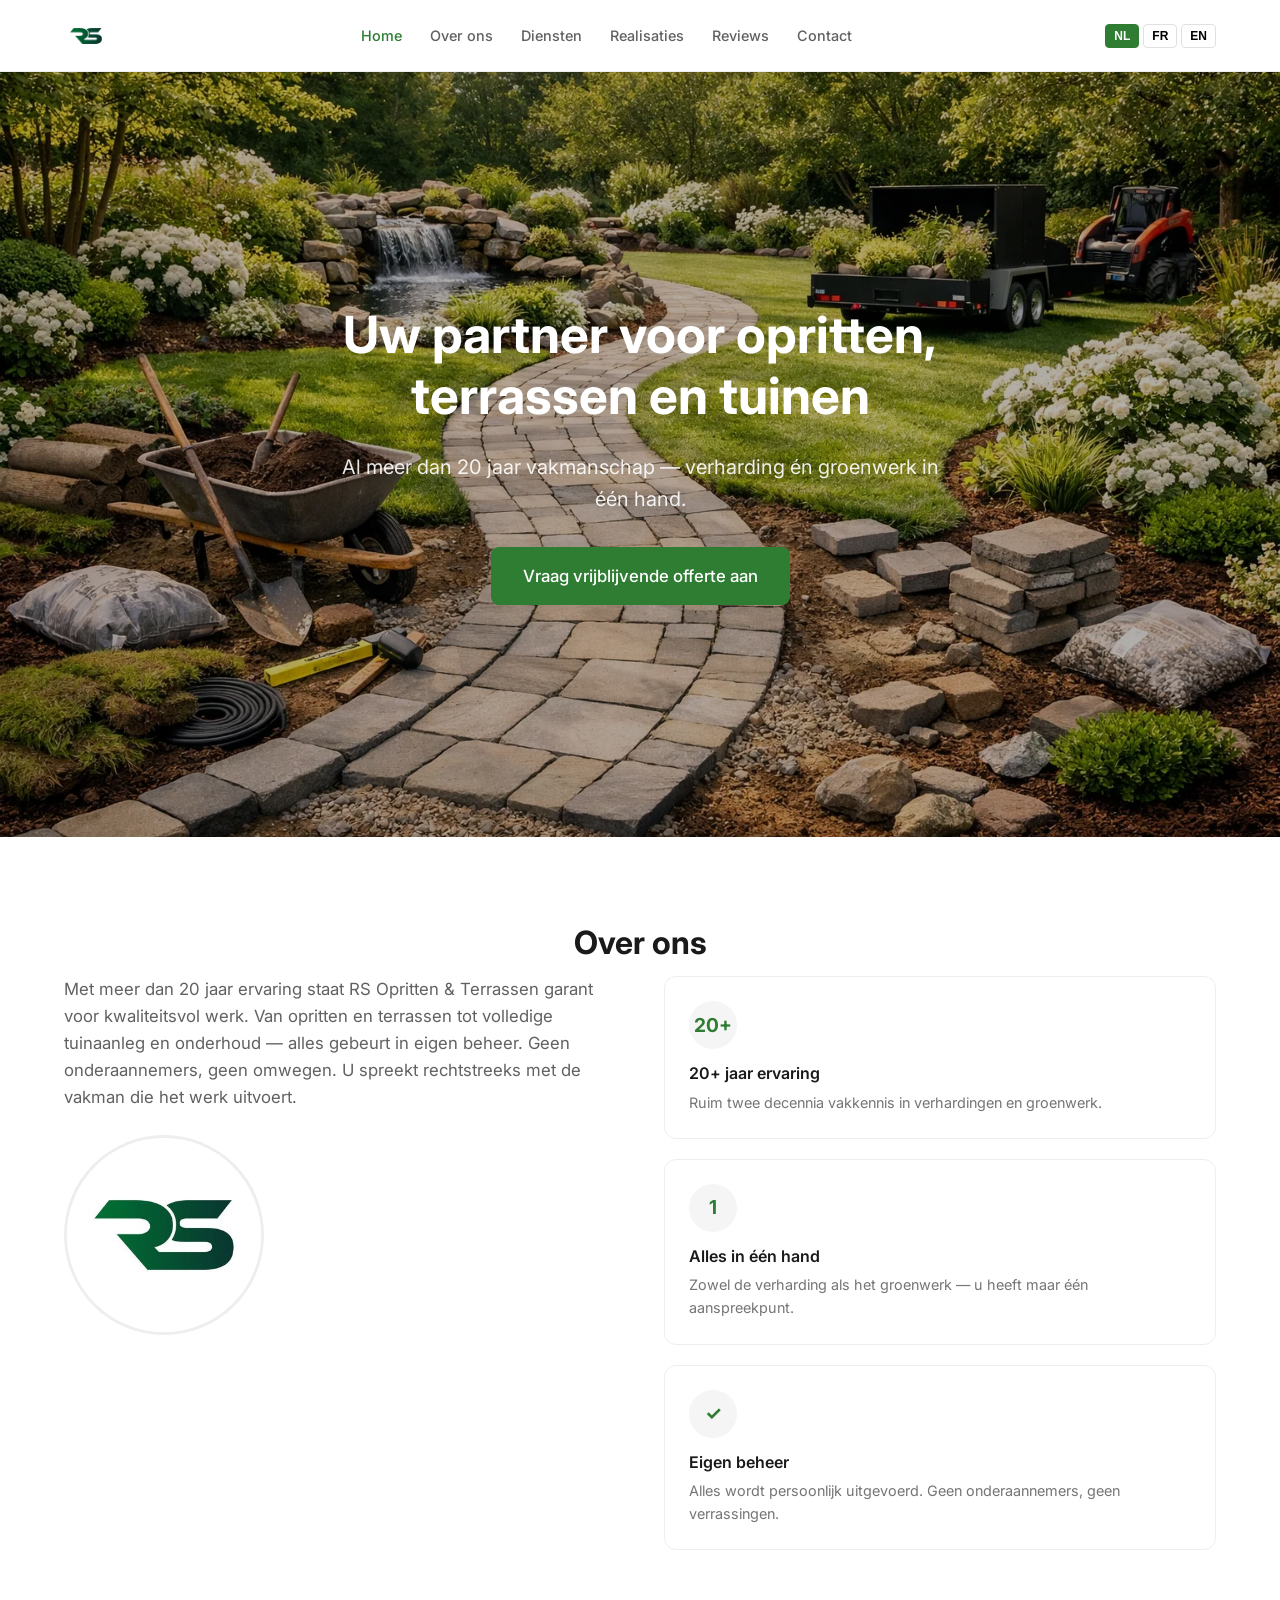
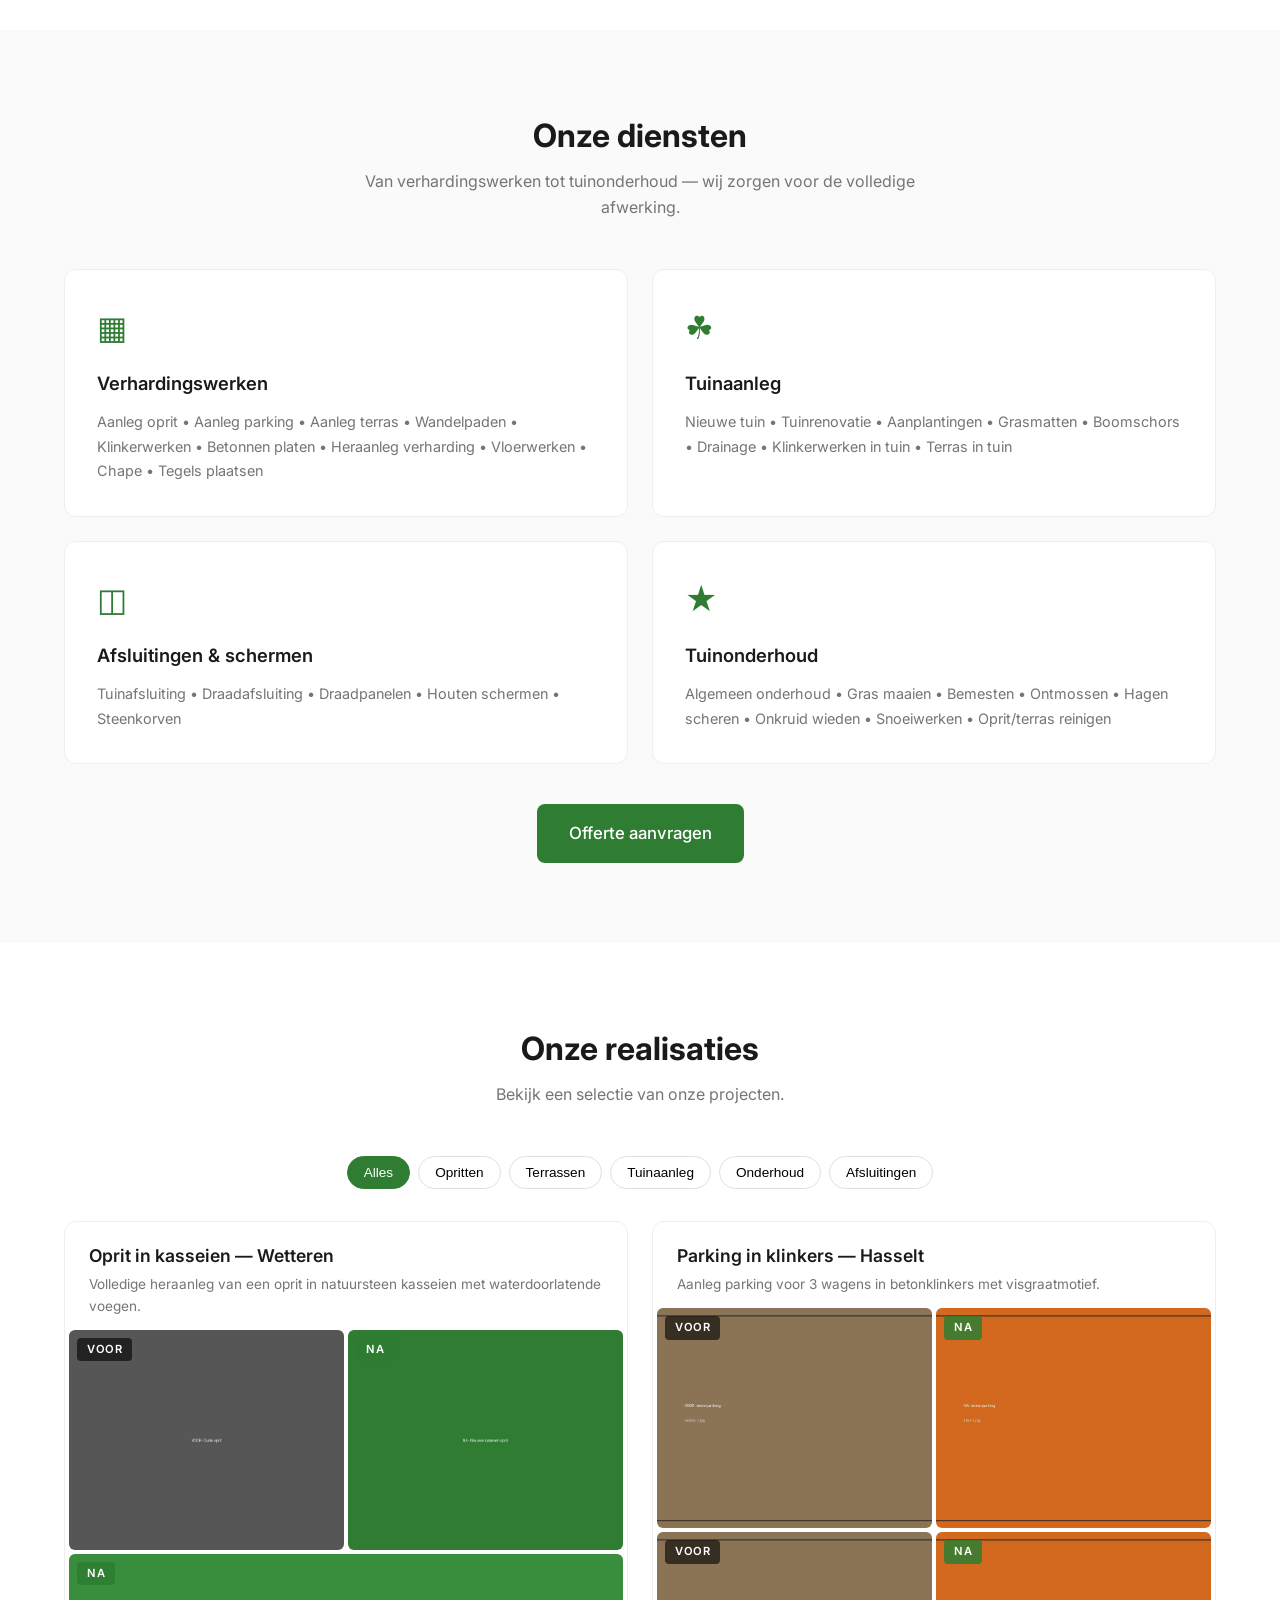
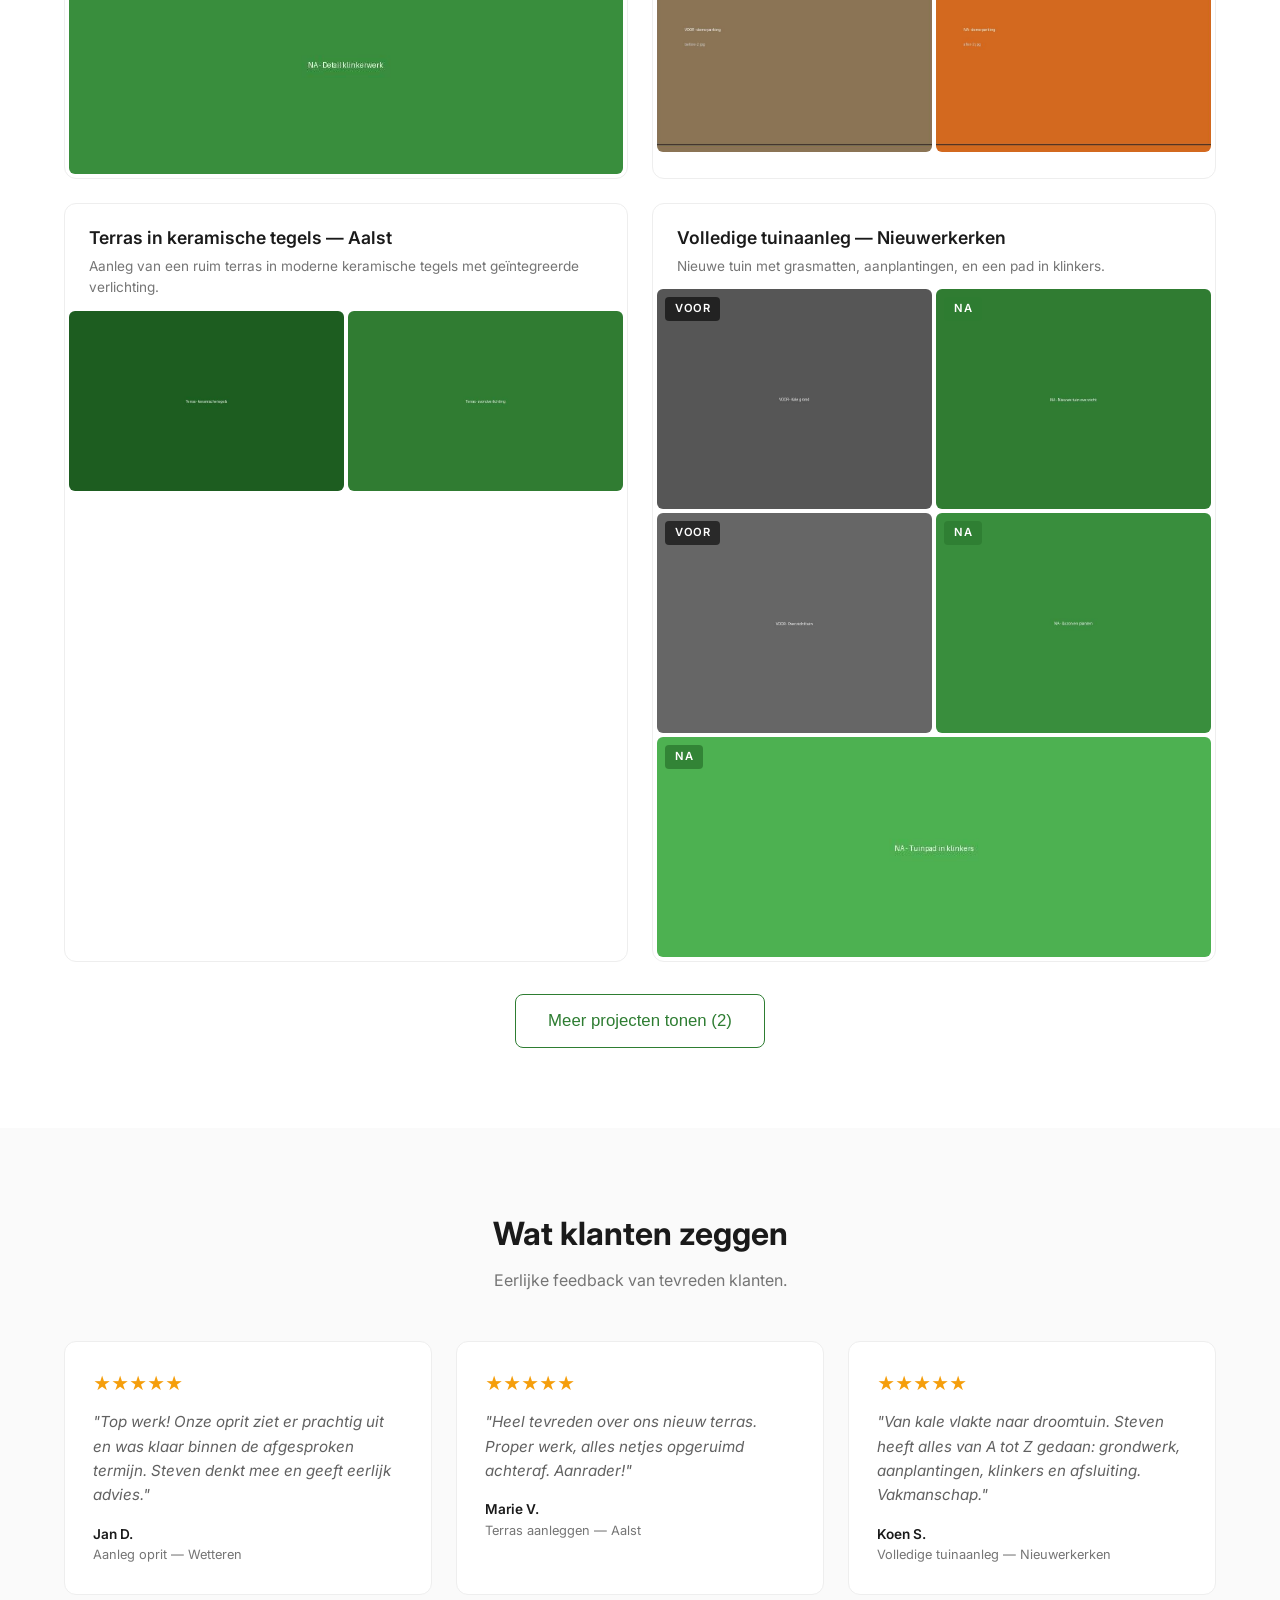
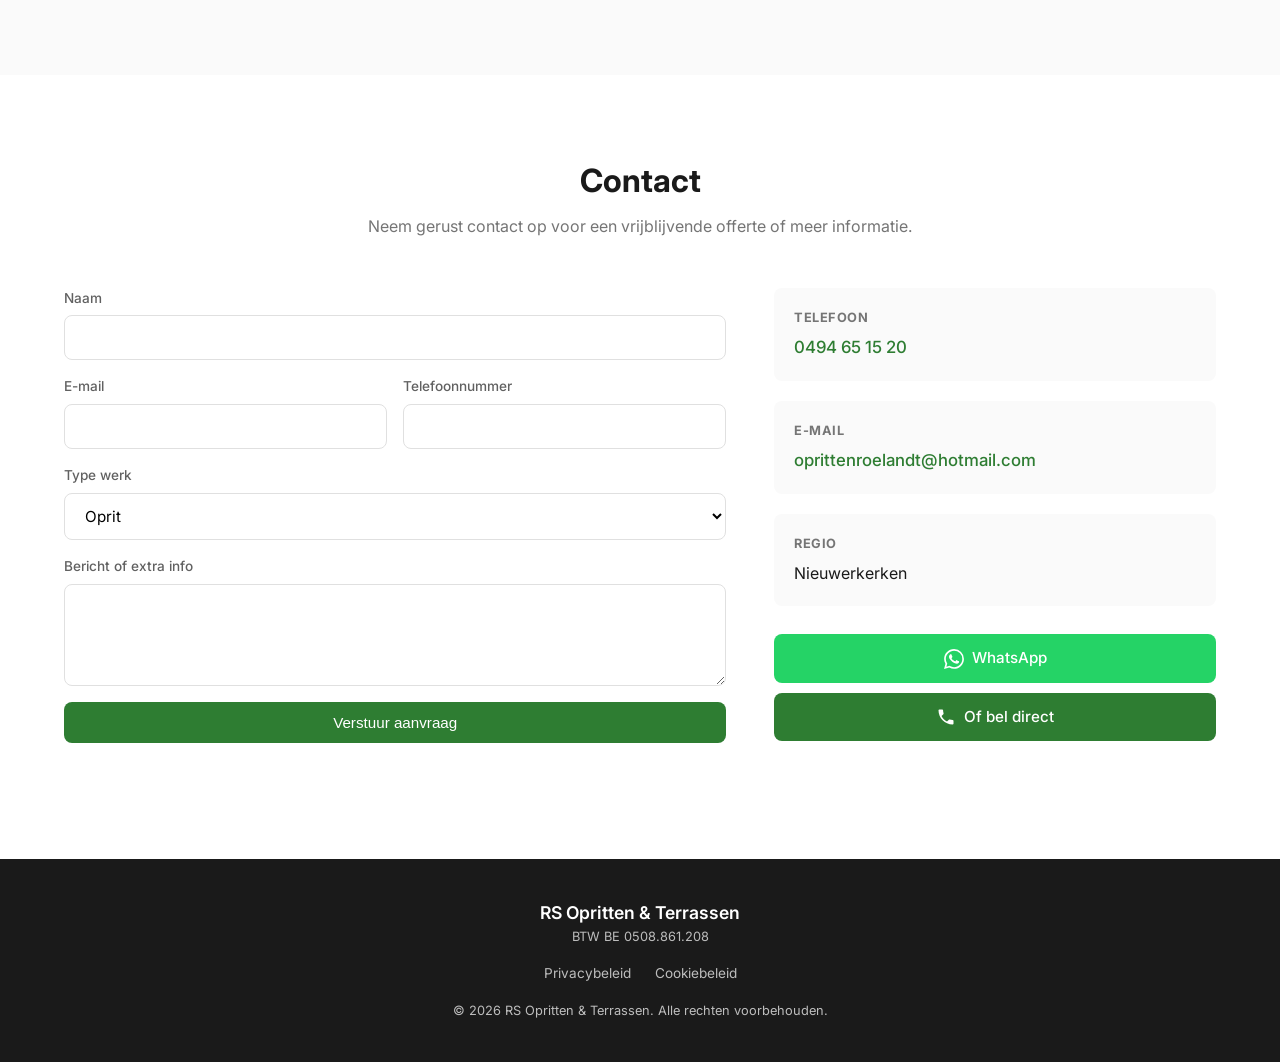
<file: index.html>
<!DOCTYPE html>
<html lang="nl" class="no-js">
<head>
  <meta charset="UTF-8">
  <meta name="viewport" content="width=device-width, initial-scale=1.0">
  <title>RS Opritten & Terrassen — Opritten, terrassen en tuinaanleg</title>
  <meta name="description" content="Al meer dan 20 jaar uw partner voor opritten, terrassen en tuinaanleg. Verharding én groenwerk — alles in één hand. Vraag een vrijblijvende offerte aan.">
  <meta name="robots" content="index, follow">
  <link rel="canonical" href="https://www.rsoprittenenterrassen.be/">
  <meta property="og:title" content="RS Opritten & Terrassen">
  <meta property="og:description" content="Al meer dan 20 jaar uw partner voor opritten, terrassen en tuinaanleg.">
  <meta property="og:type" content="website">
  <meta property="og:url" content="https://www.rsoprittenenterrassen.be/">
  <link rel="stylesheet" href="css/style.css">
  <link rel="preconnect" href="https://fonts.googleapis.com">
  <link rel="preconnect" href="https://fonts.gstatic.com" crossorigin>
  <link href="https://fonts.googleapis.com/css2?family=Inter:wght@400;500;600;700&display=swap" rel="stylesheet">
</head>
<body>

  <!-- Navigation -->
  <header class="site-header" id="header">
    <div class="container header-inner">
      <a href="#home" class="logo">
        <img src="img/logo.webp" alt="RS Opritten & Terrassen" class="logo-img" onerror="this.src='img/logo.jpeg'">
      </a>
      <nav class="main-nav" id="main-nav">
        <a href="#home" data-i18n="nav.home">Home</a>
        <a href="#about" data-i18n="nav.about">Over ons</a>
        <a href="#services" data-i18n="nav.services">Diensten</a>
        <a href="#gallery" data-i18n="nav.gallery">Realisaties</a>
        <a href="#reviews" data-i18n="nav.reviews">Reviews</a>
        <a href="#contact" data-i18n="nav.contact">Contact</a>
      </nav>
      <div class="header-actions">
        <div class="lang-switcher">
          <button class="lang-btn active" data-lang="nl">NL</button>
          <button class="lang-btn" data-lang="fr">FR</button>
          <button class="lang-btn" data-lang="en">EN</button>
        </div>
        <button class="menu-toggle" id="menu-toggle" aria-label="Menu openen">
          <span></span><span></span><span></span>
        </button>
      </div>
    </div>
  </header>

  <!-- Hero -->
  <section class="hero" id="home">
    <div class="hero-overlay"></div>
    <div class="container hero-content">
      <h1 data-i18n="hero.title">Uw partner voor opritten, terrassen en tuinen</h1>
      <p class="hero-subtitle" data-i18n="hero.subtitle">Al meer dan 20 jaar vakmanschap — verharding én groenwerk in één hand.</p>
      <a href="#contact" class="btn btn-primary btn-lg" data-i18n="hero.cta">Vraag vrijblijvende offerte aan</a>
    </div>
  </section>

  <!-- About -->
  <section class="section" id="about">
    <div class="container">
      <h2 class="section-title" data-i18n="about.title">Over ons</h2>
      <div class="about-grid">
        <div class="about-text">
          <p data-i18n="about.text">Met meer dan 20 jaar ervaring staat RS Opritten & Terrassen garant voor kwaliteitsvol werk. Van opritten en terrassen tot volledige tuinaanleg en onderhoud — alles gebeurt in eigen beheer. Geen onderaannemers, geen omwegen. U spreekt rechtstreeks met de vakman die het werk uitvoert.</p>
          <div class="about-photo">
            <img src="img/team/foto-steven.jpeg" alt="Steven Roelandt" class="about-photo-img">
          </div>
        </div>
        <div class="usp-grid">
          <div class="usp-card">
            <div class="usp-icon">20+</div>
            <h3 data-i18n="about.usp1_title">20+ jaar ervaring</h3>
            <p data-i18n="about.usp1_text">Ruim twee decennia vakkennis in verhardingen en groenwerk.</p>
          </div>
          <div class="usp-card">
            <div class="usp-icon">1</div>
            <h3 data-i18n="about.usp2_title">Alles in één hand</h3>
            <p data-i18n="about.usp2_text">Zowel de verharding als het groenwerk — u heeft maar één aanspreekpunt.</p>
          </div>
          <div class="usp-card">
            <div class="usp-icon">&#10003;</div>
            <h3 data-i18n="about.usp3_title">Eigen beheer</h3>
            <p data-i18n="about.usp3_text">Alles wordt persoonlijk uitgevoerd. Geen onderaannemers, geen verrassingen.</p>
          </div>
        </div>
      </div>
    </div>
  </section>

  <!-- Services -->
  <section class="section section-alt" id="services">
    <div class="container">
      <h2 class="section-title" data-i18n="services.title">Onze diensten</h2>
      <p class="section-subtitle" data-i18n="services.subtitle">Van verhardingswerken tot tuinonderhoud — wij zorgen voor de volledige afwerking.</p>
      <div class="services-grid">
        <div class="service-card">
          <div class="service-icon">&#9638;</div>
          <h3 data-i18n="services.cat_opritten">Verhardingswerken</h3>
          <p data-i18n="services.cat_opritten_items">Aanleg oprit • Aanleg parking • Aanleg terras • Wandelpaden • Klinkerwerken • Betonnen platen • Heraanleg verharding • Vloerwerken • Chape • Tegels plaatsen</p>
        </div>
        <div class="service-card">
          <div class="service-icon">&#9752;</div>
          <h3 data-i18n="services.cat_tuinaanleg">Tuinaanleg</h3>
          <p data-i18n="services.cat_tuinaanleg_items">Nieuwe tuin • Tuinrenovatie • Aanplantingen • Grasmatten • Boomschors • Drainage • Klinkerwerken in tuin • Terras in tuin</p>
        </div>
        <div class="service-card">
          <div class="service-icon">&#9707;</div>
          <h3 data-i18n="services.cat_afsluitingen">Afsluitingen & schermen</h3>
          <p data-i18n="services.cat_afsluitingen_items">Tuinafsluiting • Draadafsluiting • Draadpanelen • Houten schermen • Steenkorven</p>
        </div>
        <div class="service-card">
          <div class="service-icon">&#9733;</div>
          <h3 data-i18n="services.cat_onderhoud">Tuinonderhoud</h3>
          <p data-i18n="services.cat_onderhoud_items">Algemeen onderhoud • Gras maaien • Bemesten • Ontmossen • Hagen scheren • Onkruid wieden • Snoeiwerken • Oprit/terras reinigen</p>
        </div>
      </div>
      <div class="services-cta">
        <a href="#contact" class="btn btn-primary btn-lg" data-i18n="services.cta">Offerte aanvragen</a>
      </div>
    </div>
  </section>

  <!-- Gallery -->
  <section class="section" id="gallery">
    <div class="container">
      <h2 class="section-title" data-i18n="gallery.title">Onze realisaties</h2>
      <p class="section-subtitle" data-i18n="gallery.subtitle">Bekijk een selectie van onze projecten.</p>
      <div class="gallery-filters" id="gallery-filters"></div>
      <div class="gallery-grid" id="gallery-grid"></div>
    </div>
  </section>

  <!-- Reviews -->
  <section class="section section-alt" id="reviews">
    <div class="container">
      <h2 class="section-title" data-i18n="reviews.title">Wat klanten zeggen</h2>
      <p class="section-subtitle" data-i18n="reviews.subtitle">Eerlijke feedback van tevreden klanten.</p>
      <div class="reviews-grid" id="reviews-grid"></div>
    </div>
  </section>

  <!-- Contact -->
  <section class="section" id="contact">
    <div class="container">
      <h2 class="section-title" data-i18n="contact.title">Contact</h2>
      <p class="section-subtitle" data-i18n="contact.subtitle">Neem gerust contact op voor een vrijblijvende offerte of meer informatie.</p>
      <div class="contact-grid">
        <form class="contact-form" id="contact-form">
          <div class="form-group">
            <label for="form-name" data-i18n="contact.form_name">Naam</label>
            <input type="text" id="form-name" name="name" required>
          </div>
          <div class="form-row">
            <div class="form-group">
              <label for="form-email" data-i18n="contact.form_email">E-mail</label>
              <input type="email" id="form-email" name="email" required>
            </div>
            <div class="form-group">
              <label for="form-phone" data-i18n="contact.form_phone">Telefoonnummer</label>
              <input type="tel" id="form-phone" name="phone">
            </div>
          </div>
          <div class="form-group">
            <label for="form-service" data-i18n="contact.form_service">Type werk</label>
            <select id="form-service" name="service">
              <option value="oprit">Oprit</option>
              <option value="terras">Terras</option>
              <option value="tuinaanleg">Tuinaanleg</option>
              <option value="onderhoud">Tuinonderhoud</option>
              <option value="afsluiting">Afsluiting/scherm</option>
              <option value="andere">Andere</option>
            </select>
          </div>
          <div class="form-group">
            <label for="form-message" data-i18n="contact.form_message">Bericht of extra info</label>
            <textarea id="form-message" name="message" rows="4"></textarea>
          </div>
          <button type="submit" class="btn btn-primary" data-i18n="contact.form_submit">Verstuur aanvraag</button>
          <p class="form-feedback" id="form-feedback"></p>
        </form>
        <div class="contact-info">
          <div class="contact-card">
            <h3 data-i18n="contact.phone_label">Telefoon</h3>
            <a href="tel:+32494651520" class="contact-link">0494 65 15 20</a>
          </div>
          <div class="contact-card">
            <h3 data-i18n="contact.email_label">E-mail</h3>
            <a href="mailto:oprittenroelandt@hotmail.com" class="contact-link">oprittenroelandt@hotmail.com</a>
          </div>
          <div class="contact-card">
            <h3 data-i18n="contact.address_label">Regio</h3>
            <p>Nieuwerkerken</p>
          </div>
          <div class="contact-buttons">
            <a href="https://wa.me/32494651520" class="btn btn-whatsapp" target="_blank" rel="noopener">
              <svg width="20" height="20" viewBox="0 0 24 24" fill="currentColor"><path d="M17.472 14.382c-.297-.149-1.758-.867-2.03-.967-.273-.099-.471-.148-.67.15-.197.297-.767.966-.94 1.164-.173.199-.347.223-.644.075-.297-.15-1.255-.463-2.39-1.475-.883-.788-1.48-1.761-1.653-2.059-.173-.297-.018-.458.13-.606.134-.133.298-.347.446-.52.149-.174.198-.298.298-.497.099-.198.05-.371-.025-.52-.075-.149-.669-1.612-.916-2.207-.242-.579-.487-.5-.669-.51-.173-.008-.371-.01-.57-.01-.198 0-.52.074-.792.372-.272.297-1.04 1.016-1.04 2.479 0 1.462 1.065 2.875 1.213 3.074.149.198 2.096 3.2 5.077 4.487.709.306 1.262.489 1.694.625.712.227 1.36.195 1.871.118.571-.085 1.758-.719 2.006-1.413.248-.694.248-1.289.173-1.413-.074-.124-.272-.198-.57-.347m-5.421 7.403h-.004a9.87 9.87 0 01-5.031-1.378l-.361-.214-3.741.982.998-3.648-.235-.374a9.86 9.86 0 01-1.51-5.26c.001-5.45 4.436-9.884 9.888-9.884 2.64 0 5.122 1.03 6.988 2.898a9.825 9.825 0 012.893 6.994c-.003 5.45-4.437 9.884-9.885 9.884m8.413-18.297A11.815 11.815 0 0012.05 0C5.495 0 .16 5.335.157 11.892c0 2.096.547 4.142 1.588 5.945L.057 24l6.305-1.654a11.882 11.882 0 005.683 1.448h.005c6.554 0 11.89-5.335 11.893-11.893a11.821 11.821 0 00-3.48-8.413z"/></svg>
              <span data-i18n="contact.whatsapp_label">WhatsApp</span>
            </a>
            <a href="tel:+32494651520" class="btn btn-phone">
              <svg width="20" height="20" viewBox="0 0 24 24" fill="currentColor"><path d="M6.62 10.79c1.44 2.83 3.76 5.14 6.59 6.59l2.2-2.2c.27-.27.67-.36 1.02-.24 1.12.37 2.33.57 3.57.57.55 0 1 .45 1 1V20c0 .55-.45 1-1 1-9.39 0-17-7.61-17-17 0-.55.45-1 1-1h3.5c.55 0 1 .45 1 1 0 1.25.2 2.45.57 3.57.11.35.03.74-.25 1.02l-2.2 2.2z"/></svg>
              <span data-i18n="contact.or_call">Of bel direct</span>
            </a>
          </div>
        </div>
      </div>
    </div>
  </section>

  <!-- Footer -->
  <footer class="site-footer">
    <div class="container footer-inner">
      <div class="footer-brand">
        <p class="footer-logo">RS Opritten & Terrassen</p>
        <p class="footer-legal"><span data-i18n="footer.vat">BTW</span> BE 0508.861.208</p>
      </div>
      <div class="footer-links">
        <a href="#" data-i18n="footer.privacy">Privacybeleid</a>
        <a href="#" data-i18n="footer.cookies">Cookiebeleid</a>
      </div>
      <p class="footer-copy">&copy; <span id="current-year"></span> RS Opritten & Terrassen. <span data-i18n="footer.rights">Alle rechten voorbehouden.</span></p>
    </div>
  </footer>

  <!-- Cookie Banner -->
  <div class="cookie-banner" id="cookie-banner" hidden>
    <p data-i18n="cookie.text">Deze website gebruikt enkel noodzakelijke cookies voor het correct functioneren van het contactformulier.</p>
    <button class="btn btn-sm" id="cookie-accept" data-i18n="cookie.accept">Begrepen</button>
  </div>

  <!-- Gallery Lightbox -->
  <div class="lightbox" id="lightbox" hidden>
    <button class="lightbox-close" id="lightbox-close" aria-label="Sluiten">&times;</button>
    <button class="lightbox-prev" id="lightbox-prev" aria-label="Vorige">&#8249;</button>
    <button class="lightbox-next" id="lightbox-next" aria-label="Volgende">&#8250;</button>
    <div class="lightbox-content" id="lightbox-content"></div>
    <div class="lightbox-caption" id="lightbox-caption"></div>
  </div>

  <script src="js/main.js"></script>
</body>
</html>
</file>
<file: css/style.css>
/* === RS Opritten & Terrassen — Stylesheet === */
/* Colors: green (#2e7d32), white (#ffffff), black (#1a1a1a), light theme */

:root {
  --color-primary: #2e7d32;
  --color-primary-dark: #1b5e20;
  --color-primary-light: #4caf50;
  --color-accent: #388e3c;
  --color-white: #ffffff;
  --color-black: #1a1a1a;
  --color-gray-50: #fafafa;
  --color-gray-100: #f5f5f5;
  --color-gray-200: #eeeeee;
  --color-gray-300: #e0e0e0;
  --color-gray-400: #bdbdbd;
  --color-gray-600: #757575;
  --color-gray-700: #616161;
  --color-gray-800: #424242;
  --color-whatsapp: #25d366;
  --font-family: 'Inter', -apple-system, BlinkMacSystemFont, 'Segoe UI', sans-serif;
  --shadow-sm: 0 1px 3px rgba(0,0,0,0.08);
  --shadow-md: 0 4px 12px rgba(0,0,0,0.1);
  --shadow-lg: 0 8px 30px rgba(0,0,0,0.12);
  --radius: 8px;
  --radius-lg: 12px;
  --transition: 0.2s ease;
  --header-height: 72px;
}

/* === Reset === */
*, *::before, *::after { box-sizing: border-box; margin: 0; padding: 0; }
html { scroll-behavior: smooth; scroll-padding-top: var(--header-height); }
body {
  font-family: var(--font-family);
  font-size: 16px;
  line-height: 1.6;
  color: var(--color-black);
  background: var(--color-white);
  -webkit-font-smoothing: antialiased;
}
img { max-width: 100%; height: auto; display: block; }
a { color: var(--color-primary); text-decoration: none; }
a:hover { color: var(--color-primary-dark); }
ul, ol { list-style: none; }

/* === Layout === */
.container {
  max-width: 1200px;
  margin: 0 auto;
  padding: 0 24px;
}
.section {
  padding: 80px 0;
}
.section-alt {
  background: var(--color-gray-50);
}
.section-title {
  font-size: 2rem;
  font-weight: 700;
  text-align: center;
  margin-bottom: 8px;
  color: var(--color-black);
}
.section-subtitle {
  text-align: center;
  color: var(--color-gray-600);
  margin-bottom: 48px;
  max-width: 600px;
  margin-left: auto;
  margin-right: auto;
}

/* === Buttons === */
.btn {
  display: inline-flex;
  align-items: center;
  gap: 8px;
  padding: 12px 24px;
  border-radius: var(--radius);
  font-size: 0.95rem;
  font-weight: 500;
  border: none;
  cursor: pointer;
  transition: all var(--transition);
  text-align: center;
  justify-content: center;
}
.btn-primary {
  background: var(--color-primary);
  color: var(--color-white);
}
.btn-primary:hover {
  background: var(--color-primary-dark);
  color: var(--color-white);
}
.btn-outline {
  background: transparent;
  color: var(--color-primary);
  border: 1.5px solid var(--color-primary);
}
.btn-outline:hover {
  background: var(--color-primary);
  color: var(--color-white);
}
.btn-lg {
  padding: 16px 32px;
  font-size: 1.05rem;
}
.btn-sm {
  padding: 8px 16px;
  font-size: 0.85rem;
}
.btn-whatsapp {
  background: var(--color-whatsapp);
  color: var(--color-white);
}
.btn-whatsapp:hover {
  background: #1da851;
  color: var(--color-white);
}
.btn-phone {
  background: var(--color-primary);
  color: var(--color-white);
}
.btn-phone:hover {
  background: var(--color-primary-dark);
  color: var(--color-white);
}

/* === Header === */
.site-header {
  position: fixed;
  top: 0;
  left: 0;
  right: 0;
  height: var(--header-height);
  background: rgba(255,255,255,0.95);
  backdrop-filter: blur(8px);
  border-bottom: 1px solid var(--color-gray-200);
  z-index: 1000;
  transition: box-shadow var(--transition);
}
.site-header.scrolled {
  box-shadow: var(--shadow-sm);
}
.header-inner {
  display: flex;
  align-items: center;
  justify-content: space-between;
  height: 100%;
}
.logo {
  display: flex;
  align-items: center;
}
.logo-img {
  height: 44px;
  width: auto;
}
.logo:hover { opacity: 0.85; }
.main-nav {
  display: flex;
  gap: 28px;
}
.main-nav a {
  color: var(--color-gray-700);
  font-size: 0.9rem;
  font-weight: 500;
  transition: color var(--transition);
}
.main-nav a:hover,
.main-nav a.active {
  color: var(--color-primary);
}
.header-actions {
  display: flex;
  align-items: center;
  gap: 16px;
}
.lang-switcher {
  display: flex;
  gap: 4px;
}
.lang-btn {
  padding: 4px 8px;
  font-size: 0.75rem;
  font-weight: 600;
  border: 1px solid var(--color-gray-300);
  background: var(--color-white);
  border-radius: 4px;
  cursor: pointer;
  transition: all var(--transition);
}
.lang-btn.active {
  background: var(--color-primary);
  color: var(--color-white);
  border-color: var(--color-primary);
}
.lang-btn:hover:not(.active) {
  border-color: var(--color-primary);
  color: var(--color-primary);
}
.menu-toggle {
  display: none;
  flex-direction: column;
  gap: 5px;
  background: none;
  border: none;
  cursor: pointer;
  padding: 4px;
}
.menu-toggle span {
  display: block;
  width: 24px;
  height: 2px;
  background: var(--color-black);
  transition: all var(--transition);
}

/* === Hero === */
.hero {
  position: relative;
  min-height: 85vh;
  display: flex;
  align-items: center;
  justify-content: center;
  background: linear-gradient(135deg, #1b5e20 0%, #2e7d32 50%, #388e3c 100%);
  background-image: url('../img/hero/hero-bg.webp'), url('../img/hero/hero-bg.jpg');
  background-size: cover;
  background-position: center;
  margin-top: var(--header-height);
  overflow: hidden;
}
.hero-overlay {
  position: absolute;
  inset: 0;
  background: rgba(0,0,0,0.3);
}
.hero-content {
  position: relative;
  text-align: center;
  color: var(--color-white);
  padding: 40px 24px;
}
.hero-content h1 {
  font-size: clamp(2rem, 5vw, 3.2rem);
  font-weight: 700;
  margin-bottom: 24px;
  line-height: 1.2;
  max-width: 700px;
  margin-left: auto;
  margin-right: auto;
}
.hero-subtitle {
  font-size: clamp(1rem, 2.5vw, 1.25rem);
  opacity: 0.9;
  margin-bottom: 32px;
  max-width: 600px;
  margin-left: auto;
  margin-right: auto;
}

/* === About === */
.about-grid {
  display: grid;
  grid-template-columns: 1fr 1fr;
  gap: 48px;
  align-items: start;
}
.about-text p {
  font-size: 1.05rem;
  color: var(--color-gray-700);
  margin-bottom: 24px;
}
.about-photo {
  margin-top: 16px;
}
.about-photo-placeholder {
  width: 200px;
  height: 200px;
  background: var(--color-gray-200);
  border-radius: 50%;
  display: flex;
  align-items: center;
  justify-content: center;
  color: var(--color-gray-600);
  font-size: 0.9rem;
}
.about-photo-img {
  width: 200px;
  height: 200px;
  border-radius: 50%;
  object-fit: cover;
  border: 3px solid var(--color-gray-200);
}
.usp-grid {
  display: flex;
  flex-direction: column;
  gap: 20px;
}
.usp-card {
  background: var(--color-white);
  border: 1px solid var(--color-gray-200);
  border-radius: var(--radius-lg);
  padding: 24px;
  transition: box-shadow var(--transition);
}
.usp-card:hover {
  box-shadow: var(--shadow-md);
}
.usp-icon {
  width: 48px;
  height: 48px;
  background: var(--color-gray-100);
  border-radius: 50%;
  display: flex;
  align-items: center;
  justify-content: center;
  font-size: 1.2rem;
  font-weight: 700;
  color: var(--color-primary);
  margin-bottom: 12px;
}
.usp-card h3 {
  font-size: 1rem;
  font-weight: 600;
  margin-bottom: 4px;
}
.usp-card p {
  font-size: 0.9rem;
  color: var(--color-gray-600);
}

/* === Services === */
.services-grid {
  display: grid;
  grid-template-columns: repeat(2, 1fr);
  gap: 24px;
}
.service-card {
  background: var(--color-white);
  border: 1px solid var(--color-gray-200);
  border-radius: var(--radius-lg);
  padding: 32px;
  transition: all var(--transition);
}
.service-card:hover {
  box-shadow: var(--shadow-md);
  border-color: var(--color-primary);
}
.service-icon {
  font-size: 2rem;
  margin-bottom: 16px;
  color: var(--color-primary);
}
.service-card h3 {
  font-size: 1.15rem;
  font-weight: 600;
  margin-bottom: 12px;
}
.service-card p {
  font-size: 0.9rem;
  color: var(--color-gray-600);
  margin-bottom: 0;
  line-height: 1.7;
}
.services-cta {
  text-align: center;
  margin-top: 40px;
}

/* === Gallery === */
.gallery-filters {
  display: flex;
  justify-content: center;
  flex-wrap: wrap;
  gap: 8px;
  margin-bottom: 32px;
}
.gallery-filter-btn {
  padding: 8px 16px;
  border: 1px solid var(--color-gray-300);
  background: var(--color-white);
  border-radius: 20px;
  font-size: 0.85rem;
  font-weight: 500;
  cursor: pointer;
  transition: all var(--transition);
}
.gallery-filter-btn.active,
.gallery-filter-btn:hover {
  background: var(--color-primary);
  color: var(--color-white);
  border-color: var(--color-primary);
}
.gallery-grid {
  display: grid;
  grid-template-columns: repeat(auto-fill, minmax(420px, 1fr));
  gap: 24px;
}
.gallery-card {
  background: var(--color-white);
  border: 1px solid var(--color-gray-200);
  border-radius: var(--radius-lg);
  overflow: hidden;
  transition: all var(--transition);
}
.gallery-card:hover {
  box-shadow: var(--shadow-md);
}

/* Before-After Side-by-Side */
.project-detail {
  background: var(--color-white);
  border: 1px solid var(--color-gray-200);
  border-radius: var(--radius-lg);
  overflow: hidden;
  transition: all var(--transition);
}
.project-detail-header {
  padding: 20px 24px 12px;
}
.project-detail-header h3 {
  font-size: 1.1rem;
  font-weight: 600;
  margin-bottom: 4px;
}
.project-detail-header p {
  font-size: 0.85rem;
  color: var(--color-gray-600);
}
.compare-pairs {
  display: flex;
  flex-direction: column;
  gap: 4px;
  padding: 0 4px 4px;
}
.compare-pair {
  display: grid;
  grid-template-columns: 1fr 1fr;
  gap: 4px;
}
.compare-side {
  position: relative;
  overflow: hidden;
  border-radius: 6px;
  cursor: pointer;
}
.compare-side img {
  width: 100%;
  height: 220px;
  object-fit: cover;
  display: block;
  transition: transform 0.3s ease;
}
.compare-side:hover img {
  transform: scale(1.03);
}
.compare-label {
  position: absolute;
  top: 8px;
  left: 8px;
  background: rgba(0,0,0,0.6);
  color: var(--color-white);
  font-size: 0.7rem;
  font-weight: 600;
  padding: 3px 10px;
  border-radius: 4px;
  text-transform: uppercase;
  letter-spacing: 0.5px;
  pointer-events: none;
}
.compare-label.label-after {
  background: rgba(46, 125, 50, 0.85);
}
/* After-only grid */
.after-only-grid {
  display: grid;
  grid-template-columns: repeat(auto-fill, minmax(200px, 1fr));
  gap: 4px;
  padding: 0 4px 4px;
}
.after-only-grid .compare-side img {
  height: 180px;
}

/* Gallery Load More */
.gallery-load-more {
  display: block;
  margin: 32px auto 0;
  min-width: 240px;
}

/* === Reviews === */
.reviews-grid {
  display: grid;
  grid-template-columns: repeat(auto-fill, minmax(300px, 1fr));
  gap: 24px;
}
.review-card {
  background: var(--color-white);
  border: 1px solid var(--color-gray-200);
  border-radius: var(--radius-lg);
  padding: 28px;
}
.review-stars {
  color: #f59e0b;
  font-size: 1.1rem;
  margin-bottom: 12px;
}
.review-text {
  font-size: 0.95rem;
  color: var(--color-gray-700);
  font-style: italic;
  margin-bottom: 16px;
  line-height: 1.6;
}
.review-author {
  font-size: 0.85rem;
  font-weight: 600;
  color: var(--color-black);
}
.review-meta {
  font-size: 0.8rem;
  color: var(--color-gray-600);
}

/* === Contact === */
.contact-grid {
  display: grid;
  grid-template-columns: 1.2fr 0.8fr;
  gap: 48px;
  align-items: start;
}
.contact-form {
  display: flex;
  flex-direction: column;
  gap: 16px;
}
.form-row {
  display: grid;
  grid-template-columns: 1fr 1fr;
  gap: 16px;
}
.form-group {
  display: flex;
  flex-direction: column;
  gap: 6px;
}
.form-group label {
  font-size: 0.85rem;
  font-weight: 500;
  color: var(--color-gray-700);
}
.form-group input,
.form-group select,
.form-group textarea {
  padding: 12px 16px;
  border: 1px solid var(--color-gray-300);
  border-radius: var(--radius);
  font-size: 0.95rem;
  font-family: inherit;
  transition: border-color var(--transition);
  background: var(--color-white);
}
.form-group input:focus,
.form-group select:focus,
.form-group textarea:focus {
  outline: none;
  border-color: var(--color-primary);
  box-shadow: 0 0 0 3px rgba(46,125,50,0.1);
}
.form-feedback {
  font-size: 0.9rem;
  min-height: 1.4em;
}
.form-feedback.success { color: var(--color-primary); }
.form-feedback.error { color: #d32f2f; }

.contact-info {
  display: flex;
  flex-direction: column;
  gap: 20px;
}
.contact-card {
  padding: 20px;
  background: var(--color-gray-50);
  border-radius: var(--radius);
}
.contact-card h3 {
  font-size: 0.8rem;
  text-transform: uppercase;
  letter-spacing: 0.5px;
  color: var(--color-gray-600);
  margin-bottom: 6px;
}
.contact-link {
  font-size: 1.05rem;
  font-weight: 500;
}
.contact-buttons {
  display: flex;
  flex-direction: column;
  gap: 10px;
  margin-top: 8px;
}

/* === Footer === */
.site-footer {
  background: var(--color-black);
  color: var(--color-gray-400);
  padding: 40px 0;
}
.footer-inner {
  display: flex;
  flex-direction: column;
  align-items: center;
  gap: 16px;
  text-align: center;
}
.footer-logo {
  font-size: 1.1rem;
  font-weight: 600;
  color: var(--color-white);
}
.footer-legal {
  font-size: 0.8rem;
}
.footer-links {
  display: flex;
  gap: 24px;
}
.footer-links a {
  font-size: 0.85rem;
  color: var(--color-gray-400);
}
.footer-links a:hover {
  color: var(--color-white);
}
.footer-copy {
  font-size: 0.8rem;
}

/* === Cookie Banner === */
.cookie-banner {
  position: fixed;
  bottom: 0;
  left: 0;
  right: 0;
  background: var(--color-black);
  color: var(--color-white);
  padding: 16px 24px;
  display: flex;
  align-items: center;
  justify-content: center;
  gap: 16px;
  z-index: 9999;
  box-shadow: 0 -2px 10px rgba(0,0,0,0.2);
}
.cookie-banner p {
  font-size: 0.85rem;
  max-width: 600px;
}
.cookie-banner .btn-sm {
  background: var(--color-primary);
  color: var(--color-white);
  white-space: nowrap;
}

/* === Lightbox === */
.lightbox {
  position: fixed;
  inset: 0;
  background: rgba(0,0,0,0.92);
  z-index: 10000;
  display: flex;
  align-items: center;
  justify-content: center;
  flex-direction: column;
}
.lightbox-close {
  position: absolute;
  top: 16px;
  right: 24px;
  background: none;
  border: none;
  color: var(--color-white);
  font-size: 2.5rem;
  cursor: pointer;
  z-index: 10;
}
.lightbox-prev,
.lightbox-next {
  position: absolute;
  top: 50%;
  transform: translateY(-50%);
  background: rgba(255,255,255,0.1);
  border: none;
  color: var(--color-white);
  font-size: 2.5rem;
  padding: 8px 16px;
  cursor: pointer;
  border-radius: var(--radius);
  transition: background var(--transition);
}
.lightbox-prev:hover,
.lightbox-next:hover {
  background: rgba(255,255,255,0.2);
}
.lightbox-prev { left: 16px; }
.lightbox-next { right: 16px; }
.lightbox-content {
  max-width: 90vw;
  max-height: 80vh;
}
.lightbox-content img {
  max-width: 90vw;
  max-height: 80vh;
  object-fit: contain;
  border-radius: var(--radius);
}
.lightbox-caption {
  color: var(--color-white);
  text-align: center;
  margin-top: 16px;
  font-size: 0.9rem;
  opacity: 0.8;
}

/* === Responsive === */
@media (max-width: 992px) {
  .about-grid {
    grid-template-columns: 1fr;
  }
  .usp-grid {
    flex-direction: row;
    flex-wrap: wrap;
  }
  .usp-card {
    flex: 1 1 calc(50% - 10px);
  }
  .services-grid {
    grid-template-columns: 1fr;
  }
  .contact-grid {
    grid-template-columns: 1fr;
  }
}

@media (max-width: 768px) {
  :root {
    --header-height: 64px;
  }
  .main-nav {
    position: fixed;
    top: var(--header-height);
    left: 0;
    right: 0;
    background: var(--color-white);
    flex-direction: column;
    padding: 24px;
    gap: 16px;
    border-bottom: 1px solid var(--color-gray-200);
    box-shadow: var(--shadow-md);
    transform: translateY(-100%);
    opacity: 0;
    pointer-events: none;
    transition: all 0.3s ease;
  }
  .main-nav.open {
    transform: translateY(0);
    opacity: 1;
    pointer-events: all;
  }
  .main-nav a {
    font-size: 1rem;
    padding: 8px 0;
  }
  .menu-toggle {
    display: flex;
  }
  .menu-toggle.active span:nth-child(1) {
    transform: rotate(45deg) translate(5px, 5px);
  }
  .menu-toggle.active span:nth-child(2) {
    opacity: 0;
  }
  .menu-toggle.active span:nth-child(3) {
    transform: rotate(-45deg) translate(5px, -5px);
  }
  .hero {
    min-height: 70vh;
  }
  .section {
    padding: 60px 0;
  }
  .section-title {
    font-size: 1.7rem;
  }
  .form-row {
    grid-template-columns: 1fr;
  }
  .gallery-grid {
    grid-template-columns: 1fr;
  }
  .compare-side img {
    height: 150px;
  }
  .after-only-grid {
    grid-template-columns: 1fr 1fr;
  }
  .after-only-grid .compare-side img {
    height: 140px;
  }
  .usp-card {
    flex: 1 1 100%;
  }
  .cookie-banner {
    flex-direction: column;
    text-align: center;
    gap: 12px;
  }
}

/* === Utilities === */
.no-js .cookie-banner { display: none; }
[hidden] { display: none !important; }
</file>
